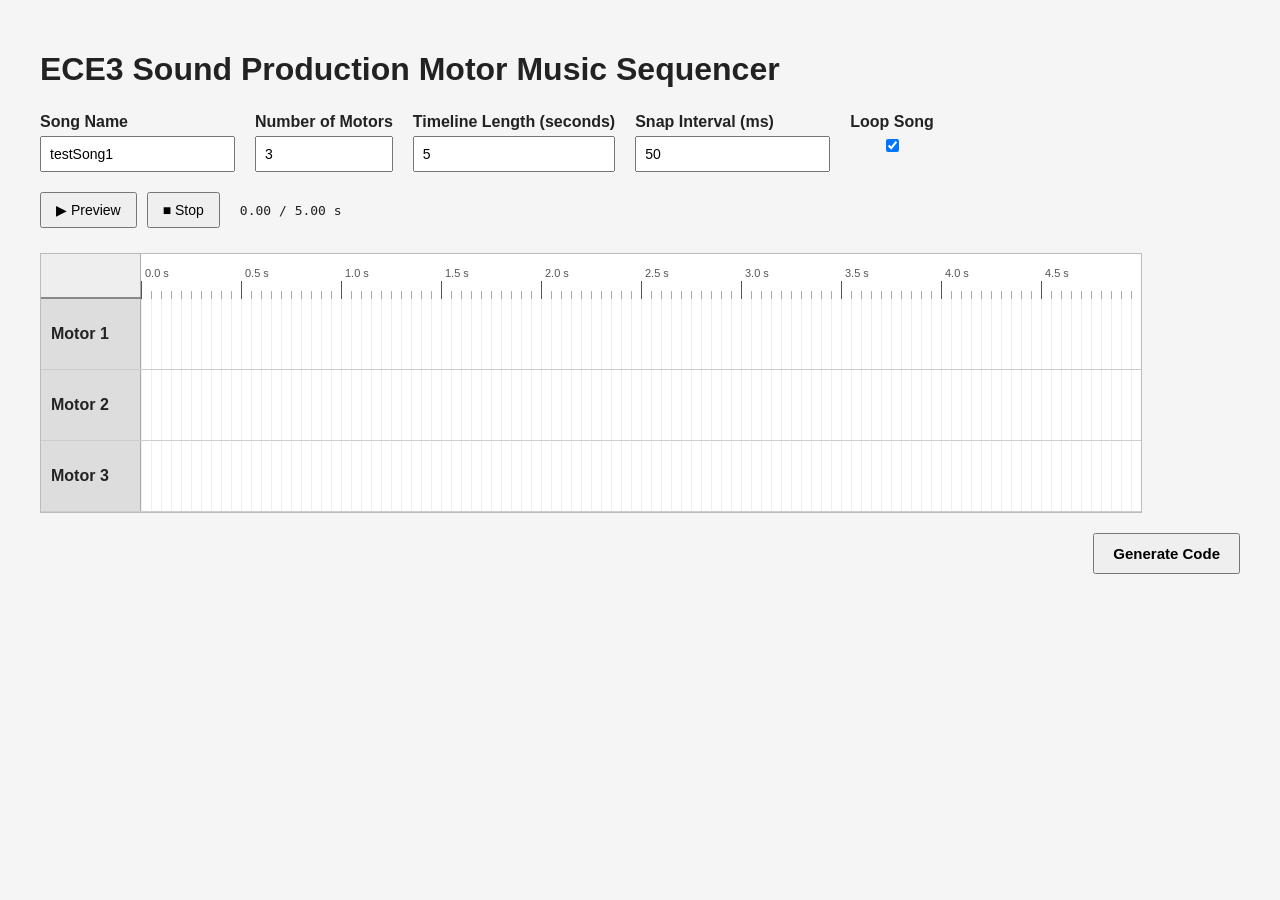
<file: motor_live_sequencer/index.html>
<!DOCTYPE html>
<html lang="en">

<head>
    <meta charset="UTF-8">
    <meta name="viewport" content="width=device-width, initial-scale=1.0">

    <title>Motor Music Sequencer</title>

    <link rel="stylesheet" href="style.css">
</head>

<body>

    <main class="sequencer">

        <h1>ECE3 Sound Production Motor Music Sequencer</h1>


        <!-- ==================================================
             SONG SETTINGS
             ================================================== -->

        <section class="settings">

            <label>
                Song Name

                <input
                    type="text"
                    id="songName"
                    value="testSong1"
                >
            </label>


            <label>
                Number of Motors

                <input
                    type="number"
                    id="motorCount"
                    min="1"
                    max="6"
                    value="3"
                >
            </label>


            <label>
                Timeline Length (seconds)

                <input
                    type="number"
                    id="timelineLength"
                    min="1"
                    max="60"
                    value="5"
                >
            </label>

            <label>
                Snap Interval (ms)

                <input
                    type="number"
                    id="snapInterval"
                    min="1"
                    value="50"
                >
            </label>

            <label>
                Loop Song
                <input
                    type="checkbox"
                    id="loopSong"
                    checked
                >
            </label>

        </section>

        <!-- ==================================================
             SELECTED NOTE EDITOR
             ================================================== -->

        <section
            class="note-editor hidden"
            id="noteEditor"
        >

            <h2>Note Editor</h2>

            <div class="editor-fields">

                <label>
                    Pitch

                    <select id="editNoteSelect">

                        <option value="C4">C4</option>
                        <option value="CS4">C#4</option>
                        <option value="D4">D4</option>
                        <option value="DS4">D#4</option>
                        <option value="E4">E4</option>
                        <option value="F4">F4</option>
                        <option value="FS4">F#4</option>
                        <option value="G4">G4</option>
                        <option value="GS4">G#4</option>
                        <option value="A4">A4</option>
                        <option value="AS4">A#4</option>
                        <option value="B4">B4</option>

                        <option value="C5">C5</option>
                        <option value="CS5">C#5</option>
                        <option value="D5">D5</option>
                        <option value="DS5">D#5</option>
                        <option value="E5">E5</option>
                        <option value="F5">F5</option>
                        <option value="FS5">F#5</option>
                        <option value="G5">G5</option>
                        <option value="GS5">G#5</option>
                        <option value="A5">A5</option>
                        <option value="AS5">A#5</option>
                        <option value="B5">B5</option>

                        <option value="C6">C6</option>
                        <option value="CS6">C#6</option>
                        <option value="D6">D6</option>
                        <option value="DS6">D#6</option>
                        <option value="E6">E6</option>
                        <option value="F6">F6</option>
                        <option value="FS6">F#6</option>
                        <option value="G6">G6</option>
                        <option value="GS6">G#6</option>
                        <option value="A6">A6</option>
                        <option value="AS6">A#6</option>
                        <option value="B6">B6</option>

                    </select>
                </label>


                <label>
                    Motor

                    <input
                        type="number"
                        id="editMotor"
                        min="1"
                        max="6"
                    >
                </label>


                <label>
                    Start Time (ms)

                    <input
                        type="number"
                        id="editStartTime"
                        min="0"
                    >
                </label>


                <label>
                    Duration (ms)

                    <input
                        type="number"
                        id="editDuration"
                        min="1"
                    >
                </label>

            </div>


            <div class="editor-buttons">

                <button id="applyEditButton">
                    Apply Changes
                </button>

                <button
                    id="deleteNoteButton"
                    class="delete-button"
                >
                    Delete Note
                </button>

            </div>


            <p
                id="editorMessage"
                class="editor-message"
            ></p>

        </section>


        <!-- ==================================================
             TRANSPORT
             ================================================== -->

        <section class="transport">

            <button id="playButton">
                ▶ Preview
            </button>

            <button id="stopButton">
                ■ Stop
            </button>

            <span id="timeDisplay">
                0.00 / 5.00 s
            </span>

        </section>


        <!-- ==================================================
             TIMELINE
             ================================================== -->

        <section class="timeline-section">

            <div id="timeline">

            <!-- Moving playback position indicator -->
            <div id="playhead"></div>

                <div class="timeline-ruler">

                    <div class="ruler-label-space"></div>

                    <div id="rulerTrack"></div>

                </div>


                <div id="motorLanes"></div>

            </div>

        </section>

            <!-- ==================================================
                CODE GENERATOR
                ================================================== -->

            <section class="code-generator-controls">

                <button id="generateCodeButton">
                    Generate Code
                </button>

            </section>


            <!--
                Hidden until Generate Code is pressed.
            -->
            <section
                id="generatedOutput"
                class="generated-output hidden"
            >

                <h2>Generated Song</h2>

                <div class="generated-columns">


                    <!-- ==========================================
                        LEFT: HUMAN-READABLE EVENT LIST
                        ========================================== -->

                    <div class="event-reference-panel">

                        <h3>Note Events</h3>

                        <p class="generated-description">
                            Each event number corresponds to the
                            same numbered line in the generated C++.
                        </p>

                        <div id="eventReferenceList"></div>

                    </div>


                    <!-- ==========================================
                        RIGHT: GENERATED C++
                        ========================================== -->

                    <div class="cpp-output-panel">

                        <div class="cpp-output-header">

                            <h3>Note Event Code</h3>

                            <button id="copyCodeButton">
                                Copy C++
                            </button>

                        </div>


                        <div
                            id="copyMessage"
                            class="copy-message"
                        ></div>


                        <div
                            id="cppCodeOutput"
                            class="cpp-code-output"
                        ></div>

                    </div>


                </div>

            </section>

        <p
        
            id="statusMessage"
            
            class="status-message"
        ></p>

    </main>


    <script src="script.js"></script>

</body>

</html>
</file>
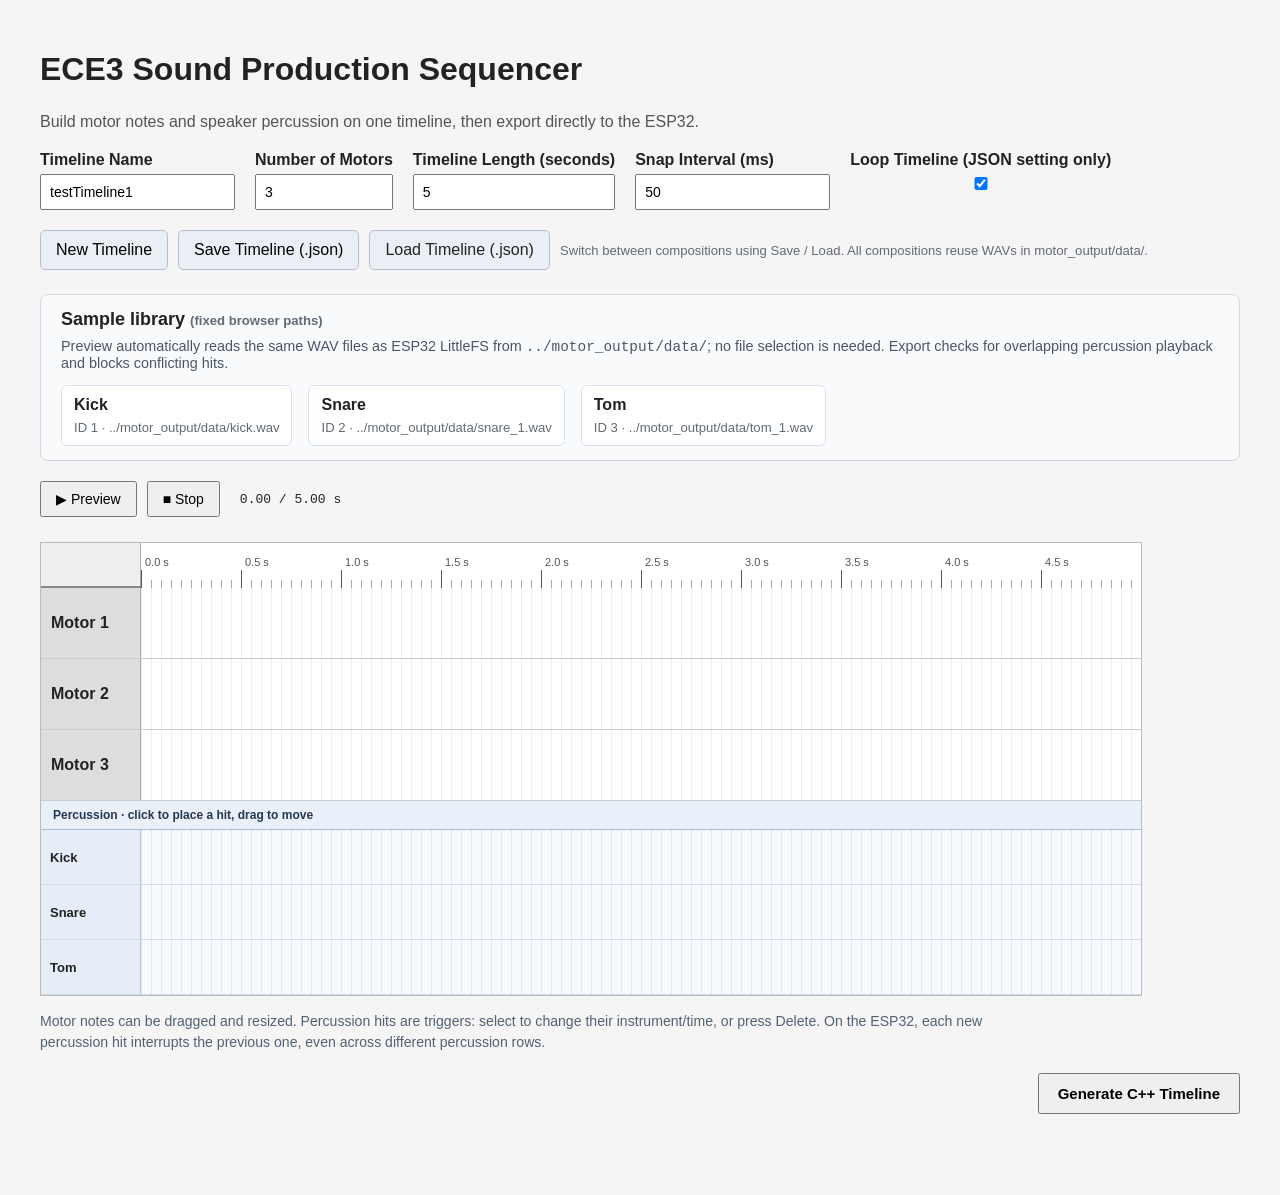
<file: motor_sequencer_and_cpp_generator/index.html>
<!DOCTYPE html>
<html lang="en">

<head>
    <meta charset="UTF-8">
    <meta name="viewport" content="width=device-width, initial-scale=1.0">

    <title>ECE3 Sound Production Sequencer</title>

    <link rel="stylesheet" href="style.css">
</head>

<body>

    <main class="sequencer">

        <h1>ECE3 Sound Production Sequencer</h1>
        <p class="lede">Build motor notes and speaker percussion on one timeline, then export directly to the ESP32.</p>


        <!-- ==================================================
             SONG SETTINGS
             ================================================== -->

        <section class="settings">

            <label>
                Timeline Name

                <input
                    type="text"
                    id="songName"
                    value="testTimeline1"
                >
            </label>


            <label>
                Number of Motors

                <input
                    type="number"
                    id="motorCount"
                    min="1"
                    max="6"
                    value="3"
                >
            </label>


            <label>
                Timeline Length (seconds)

                <input
                    type="number"
                    id="timelineLength"
                    min="1"
                    max="60"
                    value="5"
                >
            </label>

            <label>
                Snap Interval (ms)

                <input
                    type="number"
                    id="snapInterval"
                    min="1"
                    value="50"
                >
            </label>

            <label>
                Loop Timeline (JSON setting only)
                <input
                    type="checkbox"
                    id="loopSong"
                    checked
                >
            </label>

        </section>

        <!-- Save/load ONE composition at a time; shared WAV assets live in ../motor_output/data/. -->
        <section class="file-tools" aria-label="Timeline files">
            <button type="button" id="newTimelineButton">New Timeline</button>
            <button type="button" id="saveTimelineButton">Save Timeline (.json)</button>
            <label class="file-button" for="loadTimelineInput">Load Timeline (.json)</label>
            <input type="file" id="loadTimelineInput" accept=".json,application/json" class="visually-hidden">
            <span class="file-hint">Switch between compositions using Save / Load. All compositions reuse WAVs in motor_output/data/.</span>
        </section>

        <section class="sample-library" aria-labelledby="sampleLibraryHeading">
            <h2 id="sampleLibraryHeading">Sample library <span class="secondary">(fixed browser paths)</span></h2>
            <p>Preview automatically reads the same WAV files as ESP32 LittleFS from <code>../motor_output/data/</code>; no file selection is needed. Export checks for overlapping percussion playback and blocks conflicting hits.</p>
            <div class="sample-file-grid" id="sampleFileGrid"></div>
        </section>

        <!-- ==================================================
             SELECTED NOTE EDITOR
             ================================================== -->

        <section
            class="note-editor hidden"
            id="noteEditor"
        >

            <h2>Note Editor</h2>

            <div class="editor-fields">

                <label>
                    Pitch

                    <select id="editNoteSelect">

                        <option value="C4">C4</option>
                        <option value="CS4">C#4</option>
                        <option value="D4">D4</option>
                        <option value="DS4">D#4</option>
                        <option value="E4">E4</option>
                        <option value="F4">F4</option>
                        <option value="FS4">F#4</option>
                        <option value="G4">G4</option>
                        <option value="GS4">G#4</option>
                        <option value="A4">A4</option>
                        <option value="AS4">A#4</option>
                        <option value="B4">B4</option>

                        <option value="C5">C5</option>
                        <option value="CS5">C#5</option>
                        <option value="D5">D5</option>
                        <option value="DS5">D#5</option>
                        <option value="E5">E5</option>
                        <option value="F5">F5</option>
                        <option value="FS5">F#5</option>
                        <option value="G5">G5</option>
                        <option value="GS5">G#5</option>
                        <option value="A5">A5</option>
                        <option value="AS5">A#5</option>
                        <option value="B5">B5</option>

                        <option value="C6">C6</option>
                        <option value="CS6">C#6</option>
                        <option value="D6">D6</option>
                        <option value="DS6">D#6</option>
                        <option value="E6">E6</option>
                        <option value="F6">F6</option>
                        <option value="FS6">F#6</option>
                        <option value="G6">G6</option>
                        <option value="GS6">G#6</option>
                        <option value="A6">A6</option>
                        <option value="AS6">A#6</option>
                        <option value="B6">B6</option>

                    </select>
                </label>


                <label>
                    Motor

                    <input
                        type="number"
                        id="editMotor"
                        min="1"
                        max="6"
                    >
                </label>


                <label>
                    Start Time (ms)

                    <input
                        type="number"
                        id="editStartTime"
                        min="0"
                    >
                </label>


                <label>
                    Duration (ms)

                    <input
                        type="number"
                        id="editDuration"
                        min="1"
                    >
                </label>

            </div>


            <div class="editor-buttons">

                <button id="applyEditButton">
                    Apply Changes
                </button>

                <button
                    id="deleteNoteButton"
                    class="delete-button"
                >
                    Delete Note
                </button>

            </div>


            <p
                id="editorMessage"
                class="editor-message"
            ></p>

        </section>


        <!-- Trigger events are instantaneous: unlike motor notes, they have no duration. -->
        <section class="note-editor hidden" id="sampleEditor">
            <h2>Percussion Hit Editor</h2>
            <div class="editor-fields">
                <label>Instrument<select id="editSampleSelect"></select></label>
                <label>Start Time (ms)<input id="editSampleStartTime" type="number" min="0"></label>
            </div>
            <div class="editor-buttons">
                <button id="applySampleEditButton" type="button">Apply Changes</button>
                <button id="deleteSampleButton" class="delete-button" type="button">Delete Hit</button>
            </div>
            <p id="sampleEditorMessage" class="editor-message"></p>
        </section>

        <!-- ==================================================
             TRANSPORT
             ================================================== -->

        <section class="transport">

            <button id="playButton">
                ▶ Preview
            </button>

            <button id="stopButton">
                ■ Stop
            </button>

            <span id="timeDisplay">
                0.00 / 5.00 s
            </span>

        </section>


        <!-- ==================================================
             TIMELINE
             ================================================== -->

        <section class="timeline-section">

            <div id="timeline">

            <!-- Moving playback position indicator -->
            <div id="playhead"></div>

                <div class="timeline-ruler">

                    <div class="ruler-label-space"></div>

                    <div id="rulerTrack"></div>

                </div>


                <div id="motorLanes"></div>

                <div class="lane-divider">Percussion · click to place a hit, drag to move</div>
                <div id="percussionLanes"></div>

            </div>

        </section>
        <p class="timeline-help">Motor notes can be dragged and resized. Percussion hits are triggers: select to change their instrument/time, or press Delete. On the ESP32, each new percussion hit interrupts the previous one, even across different percussion rows.</p>

            <!-- ==================================================
                CODE GENERATOR
                ================================================== -->

            <section class="code-generator-controls">

                <button id="generateCodeButton">
                    Generate C++ Timeline
                </button>

            </section>


            <!--
                Hidden until Generate C++ Timeline is pressed.
            -->
            <section
                id="generatedOutput"
                class="generated-output hidden"
            >

                <h2>Generated Timeline</h2>

                <div class="generated-columns">


                    <!-- ==========================================
                        LEFT: HUMAN-READABLE EVENT LIST
                        ========================================== -->

                    <div class="event-reference-panel">

                        <h3>Motor Notes &amp; Percussion Hits</h3>

                        <p class="generated-description">
                            Event summary grouped by track. The code includes NoteEvent, SampleEvent, and the complete Timeline definition.
                        </p>

                        <div id="eventReferenceList"></div>

                    </div>


                    <!-- ==========================================
                        RIGHT: PASTE-READY TestSong.h AND TestSong.cpp
                        ========================================== -->

                    <div class="cpp-output-panel">
                        <h3>Copy into your existing firmware files</h3>
                        <p class="generated-description">Paste each snippet <strong>inside your existing file</strong>. Do not replace the whole file. If you are regenerating an existing timeline name, replace the old declaration and definitions rather than adding duplicates.</p>

                        <section class="cpp-file-section" aria-labelledby="headerCodeTitle">
                            <div class="cpp-output-header">
                                <h4 id="headerCodeTitle">// Paste into TestSong.h</h4>
                                <button type="button" id="copyHeaderCodeButton">Copy TestSong.h</button>
                            </div>
                            <p class="cpp-file-hint">Place next to your existing <code>extern const Timeline ...;</code> declarations, before <code>#endif</code>.</p>
                            <pre id="headerCodeOutput" class="cpp-code-output"></pre>
                            <p id="copyHeaderMessage" class="copy-message" aria-live="polite"></p>
                        </section>

                        <section class="cpp-file-section" aria-labelledby="sourceCodeTitle">
                            <div class="cpp-output-header">
                                <h4 id="sourceCodeTitle">// Paste into TestSong.cpp</h4>
                                <button type="button" id="copySourceCodeButton">Copy TestSong.cpp</button>
                            </div>
                            <p class="cpp-file-hint">Paste after your existing timelines; the snippet includes the motor notes, percussion hits, and <code>const Timeline</code> definition.</p>
                            <pre id="sourceCodeOutput" class="cpp-code-output"></pre>
                            <p id="copySourceMessage" class="copy-message" aria-live="polite"></p>
                        </section>
                        <p class="cpp-loop-note">Looping is controlled by your <code>.ino</code> playback code. No extra <code>Loop</code> constant is generated; the checkbox above remains stored in timeline JSON.</p>
                    </div>

                </div>

            </section>

        <p
        
            id="statusMessage"
            
            class="status-message"
        ></p>

    </main>


    <script src="script.js"></script>

</body>

</html>
</file>
<file: motor_live_sequencer/style.css>
/* ============================================================
   GENERAL
   ============================================================ */

* {
    box-sizing: border-box;
}


body {
    margin: 0;
    padding: 30px;

    font-family: Arial, sans-serif;

    background-color: #f5f5f5;
    color: #222;
}


.sequencer {
    max-width: 1200px;
    margin: auto;
}


h1 {
    margin-bottom: 25px;
}


h2 {
    margin-top: 0;
    margin-bottom: 15px;

    font-size: 18px;
}


/* ============================================================
   SETTINGS
   ============================================================ */

.settings {
    display: flex;
    flex-wrap: wrap;

    gap: 20px;

    margin-bottom: 20px;
}


.settings label,
.editor-fields label {
    display: flex;
    flex-direction: column;

    gap: 5px;

    font-weight: bold;
}


.settings input,
.settings select,
.editor-fields input,
.editor-fields select {
    padding: 8px;

    font-size: 14px;
}


/* ============================================================
   PANELS
   ============================================================ */

.new-note-panel,
.note-editor {
    margin-bottom: 20px;

    padding: 15px;

    border: 1px solid #bbb;

    background-color: white;
}


.editor-fields {
    display: flex;
    flex-wrap: wrap;

    gap: 15px;
}


.editor-buttons {
    display: flex;
    flex-wrap: wrap;

    gap: 10px;

    margin-top: 15px;
}


.editor-buttons button {
    padding: 8px 14px;

    cursor: pointer;
}


.delete-button {
    border: 1px solid #a33;
}


.help-text,
.editor-message,
.status-message {
    margin-top: 10px;

    font-size: 14px;
}


.editor-message,
.status-message {
    min-height: 18px;
}


.hidden {
    display: none;
}


/* ============================================================
   TRANSPORT
   ============================================================ */

.transport {
    display: flex;
    align-items: center;
    flex-wrap: wrap;

    gap: 10px;

    margin-bottom: 25px;
}


.transport button {
    padding: 8px 14px;

    font-size: 14px;

    cursor: pointer;
}


#timeDisplay {
    margin-left: 10px;

    font-family: monospace;
}


/* ============================================================
   TIMELINE
   ============================================================ */

.timeline-section {
    overflow-x: auto;

    width: fit-content;
    max-width: 100%;

    border: 1px solid #bbb;

    background-color: white;
}


#timeline {
    position: relative;

    width: max-content;
}

/* ============================================================
   PLAYHEAD
   ============================================================ */

#playhead {
    position: absolute;

    top: 0;

    /*
       Motor labels/ruler labels are 100 px wide.
       The playhead begins at the start of the actual timeline.
    */
    left: 100px;

    width: 2px;
    height: 100%;

    background-color: #222;

    z-index: 10;

    pointer-events: none;

    display: none;
}

/* ============================================================
   TIME RULER
   ============================================================ */

.timeline-ruler {
    display: flex;

    height: 45px;

    border-bottom: 2px solid #888;
}


.ruler-label-space {
    width: 100px;

    flex-shrink: 0;

    background-color: #eee;

    border-right: 1px solid #aaa;
}


#rulerTrack {
    position: relative;

    height: 45px;

    flex-shrink: 0;

    background-color: white;
}


/* Every vertical ruler marker */
.ruler-marker {
    position: absolute;

    bottom: 0;

    width: 1px;

    background-color: #aaa;
}


/* Small snap-interval ticks */
.minor-marker {
    height: 8px;
}


/* Major 0.5-second ticks */
.major-marker {
    height: 18px;

    background-color: #555;
}


/* Time text created inside each major marker */
.major-marker span {
    position: absolute;

    bottom: 20px;
    left: 4px;

    white-space: nowrap;

    font-size: 11px;

    font-weight: normal;

    color: #555;
}


/* ============================================================
   MOTOR LANES
   ============================================================ */

.motor-lane {
    display: flex;

    min-height: 70px;

    border-bottom: 1px solid #ccc;
}


.motor-label {
    width: 100px;

    flex-shrink: 0;

    display: flex;
    align-items: center;

    padding: 10px;

    font-weight: bold;

    background-color: #ddd;

    border-right: 1px solid #aaa;
}


.motor-track {
    position: relative;

    flex-shrink: 0;

    height: 70px;

    background-color: white;

    background-image:
        linear-gradient(
            to right,
            #eeeeee 1px,
            transparent 1px
        );

    background-size: 10px 100%;

    cursor: crosshair;
}


/* ============================================================
   NOTE BLOCKS
   ============================================================ */

.note-block {
    position: absolute;

    top: 10px;

    height: 50px;

    min-width: 2px;

    display: flex;
    align-items: center;
    justify-content: center;

    border: 1px solid #333;
    border-radius: 4px;

    background-color: #ddd;

    font-weight: bold;

    cursor: grab;

    overflow: hidden;

    user-select: none;

    touch-action: none;
}


.note-block:active {
    cursor: grabbing;
}


.note-label {
    pointer-events: none;

    padding-left: 5px;
    padding-right: 10px;

    overflow: hidden;

    white-space: nowrap;
}


/* ============================================================
   SELECTED NOTE
   ============================================================ */

.selected-note {
    outline: 3px solid #555;

    z-index: 2;
}


/* ============================================================
   RESIZE HANDLE
   ============================================================ */

.resize-handle {
    position: absolute;

    top: 0;
    right: 0;

    width: 8px;
    height: 100%;

    border-left: 1px solid #777;

    background-color: #bbb;

    cursor: ew-resize;

    touch-action: none;
}

/* ============================================================
   CODE GENERATOR CONTROLS
   ============================================================ */

.code-generator-controls {
    display: flex;
    justify-content: flex-end;

    margin-top: 20px;
    margin-bottom: 20px;
}


#generateCodeButton {
    padding: 10px 18px;

    font-size: 15px;
    font-weight: bold;

    cursor: pointer;
}


/* ============================================================
   GENERATED OUTPUT
   ============================================================ */

.generated-output {
    margin-top: 10px;
    margin-bottom: 25px;

    padding: 20px;

    border: 1px solid #bbb;

    background-color: white;
}


.generated-output h2 {
    margin-bottom: 20px;
}


/* Two-column layout */

.generated-columns {
    display: grid;

    grid-template-columns:
        minmax(280px, 0.8fr)
        minmax(450px, 1.2fr);

    gap: 20px;

    align-items: start;
}


/* ============================================================
   LEFT EVENT REFERENCE PANEL
   ============================================================ */

.event-reference-panel {
    min-width: 0;

    padding-right: 20px;

    border-right: 1px solid #ccc;
}


.event-reference-panel h3,
.cpp-output-panel h3 {
    margin-top: 0;
}


.generated-description {
    margin-bottom: 20px;

    font-size: 13px;

    color: #555;
}


.motor-event-group {
    margin-bottom: 25px;
}


.motor-event-group h4 {
    margin-top: 0;
    margin-bottom: 10px;

    padding-bottom: 5px;

    border-bottom: 1px solid #ddd;
}


.event-reference {
    display: flex;

    gap: 10px;

    margin-bottom: 12px;

    padding: 8px;

    background-color: #f5f5f5;

    border-radius: 4px;
}


.event-number {
    min-width: 28px;

    font-family: monospace;
    font-weight: bold;
}


.event-details {
    line-height: 1.5;
}


.event-note-name {
    font-weight: bold;
}


/* ============================================================
   C++ OUTPUT PANEL
   ============================================================ */

.cpp-output-panel {
    min-width: 0;
}


.cpp-output-header {
    display: flex;
    align-items: center;
    justify-content: space-between;

    gap: 15px;
}


#copyCodeButton {
    padding: 7px 12px;

    cursor: pointer;
}


.copy-message {
    min-height: 20px;

    margin-bottom: 5px;

    font-size: 13px;
}


.cpp-code-output {
    overflow-x: auto;

    padding: 15px;

    border: 1px solid #aaa;

    background-color: #f5f5f5;

    font-family: monospace;

    white-space: pre;

    line-height: 1.6;
}


/* Each generated C++ event line */

.cpp-event-line {
    display: flex;

    gap: 10px;
}


.cpp-line-number {
    display: inline-block;

    min-width: 28px;

    color: #777;

    user-select: none;
}


.cpp-line-code {
    white-space: pre;
}


/* ============================================================
   RESPONSIVE GENERATED OUTPUT
   ============================================================ */

@media (max-width: 850px) {

    .generated-columns {
        grid-template-columns: 1fr;
    }


    .event-reference-panel {
        padding-right: 0;
        padding-bottom: 20px;

        border-right: none;
        border-bottom: 1px solid #ccc;
    }
}
</file>
<file: motor_sequencer_and_cpp_generator/style.css>
/* ============================================================
   GENERAL
   ============================================================ */

* {
    box-sizing: border-box;
}


body {
    margin: 0;
    padding: 30px;

    font-family: Arial, sans-serif;

    background-color: #f5f5f5;
    color: #222;
}


.sequencer {
    max-width: 1200px;
    margin: auto;
}


h1 {
    margin-bottom: 25px;
}


h2 {
    margin-top: 0;
    margin-bottom: 15px;

    font-size: 18px;
}


/* ============================================================
   SETTINGS
   ============================================================ */

.settings {
    display: flex;
    flex-wrap: wrap;

    gap: 20px;

    margin-bottom: 20px;
}


.settings label,
.editor-fields label {
    display: flex;
    flex-direction: column;

    gap: 5px;

    font-weight: bold;
}


.settings input,
.settings select,
.editor-fields input,
.editor-fields select {
    padding: 8px;

    font-size: 14px;
}


/* ============================================================
   PANELS
   ============================================================ */

.new-note-panel,
.note-editor {
    margin-bottom: 20px;

    padding: 15px;

    border: 1px solid #bbb;

    background-color: white;
}


.editor-fields {
    display: flex;
    flex-wrap: wrap;

    gap: 15px;
}


.editor-buttons {
    display: flex;
    flex-wrap: wrap;

    gap: 10px;

    margin-top: 15px;
}


.editor-buttons button {
    padding: 8px 14px;

    cursor: pointer;
}


.delete-button {
    border: 1px solid #a33;
}


.help-text,
.editor-message,
.status-message {
    margin-top: 10px;

    font-size: 14px;
}


.editor-message,
.status-message {
    min-height: 18px;
}


.hidden {
    display: none;
}


/* ============================================================
   TRANSPORT
   ============================================================ */

.transport {
    display: flex;
    align-items: center;
    flex-wrap: wrap;

    gap: 10px;

    margin-bottom: 25px;
}


.transport button {
    padding: 8px 14px;

    font-size: 14px;

    cursor: pointer;
}


#timeDisplay {
    margin-left: 10px;

    font-family: monospace;
}


/* ============================================================
   TIMELINE
   ============================================================ */

.timeline-section {
    overflow-x: auto;

    width: fit-content;
    max-width: 100%;

    border: 1px solid #bbb;

    background-color: white;
}


#timeline {
    position: relative;

    width: max-content;
}

/* ============================================================
   PLAYHEAD
   ============================================================ */

#playhead {
    position: absolute;

    top: 0;

    /*
       Motor labels/ruler labels are 100 px wide.
       The playhead begins at the start of the actual timeline.
    */
    left: 100px;

    width: 2px;
    height: 100%;

    background-color: #222;

    z-index: 10;

    pointer-events: none;

    display: none;
}

/* ============================================================
   TIME RULER
   ============================================================ */

.timeline-ruler {
    display: flex;

    height: 45px;

    border-bottom: 2px solid #888;
}


.ruler-label-space {
    width: 100px;

    flex-shrink: 0;

    background-color: #eee;

    border-right: 1px solid #aaa;
}


#rulerTrack {
    position: relative;

    height: 45px;

    flex-shrink: 0;

    background-color: white;
}


/* Every vertical ruler marker */
.ruler-marker {
    position: absolute;

    bottom: 0;

    width: 1px;

    background-color: #aaa;
}


/* Small snap-interval ticks */
.minor-marker {
    height: 8px;
}


/* Major 0.5-second ticks */
.major-marker {
    height: 18px;

    background-color: #555;
}


/* Time text created inside each major marker */
.major-marker span {
    position: absolute;

    bottom: 20px;
    left: 4px;

    white-space: nowrap;

    font-size: 11px;

    font-weight: normal;

    color: #555;
}


/* ============================================================
   MOTOR LANES
   ============================================================ */

.motor-lane {
    display: flex;

    min-height: 70px;

    border-bottom: 1px solid #ccc;
}


.motor-label {
    width: 100px;

    flex-shrink: 0;

    display: flex;
    align-items: center;

    padding: 10px;

    font-weight: bold;

    background-color: #ddd;

    border-right: 1px solid #aaa;
}


.motor-track {
    position: relative;

    flex-shrink: 0;

    height: 70px;

    background-color: white;

    background-image:
        linear-gradient(
            to right,
            #eeeeee 1px,
            transparent 1px
        );

    background-size: 10px 100%;

    cursor: crosshair;
}


/* ============================================================
   NOTE BLOCKS
   ============================================================ */

.note-block {
    position: absolute;

    top: 10px;

    height: 50px;

    min-width: 2px;

    display: flex;
    align-items: center;
    justify-content: center;

    border: 1px solid #333;
    border-radius: 4px;

    background-color: #ddd;

    font-weight: bold;

    cursor: grab;

    overflow: hidden;

    user-select: none;

    touch-action: none;
}


.note-block:active {
    cursor: grabbing;
}


.note-label {
    pointer-events: none;

    padding-left: 5px;
    padding-right: 10px;

    overflow: hidden;

    white-space: nowrap;
}


/* ============================================================
   SELECTED NOTE
   ============================================================ */

.selected-note {
    outline: 3px solid #555;

    z-index: 2;
}


/* ============================================================
   RESIZE HANDLE
   ============================================================ */

.resize-handle {
    position: absolute;

    top: 0;
    right: 0;

    width: 8px;
    height: 100%;

    border-left: 1px solid #777;

    background-color: #bbb;

    cursor: ew-resize;

    touch-action: none;
}

/* ============================================================
   CODE GENERATOR CONTROLS
   ============================================================ */

.code-generator-controls {
    display: flex;
    justify-content: flex-end;

    margin-top: 20px;
    margin-bottom: 20px;
}


#generateCodeButton {
    padding: 10px 18px;

    font-size: 15px;
    font-weight: bold;

    cursor: pointer;
}


/* ============================================================
   GENERATED OUTPUT
   ============================================================ */

.generated-output {
    margin-top: 10px;
    margin-bottom: 25px;

    padding: 20px;

    border: 1px solid #bbb;

    background-color: white;
}


.generated-output h2 {
    margin-bottom: 20px;
}


/* Two-column layout */

.generated-columns {
    display: grid;

    grid-template-columns:
        minmax(280px, 0.8fr)
        minmax(450px, 1.2fr);

    gap: 20px;

    align-items: start;
}


/* ============================================================
   LEFT EVENT REFERENCE PANEL
   ============================================================ */

.event-reference-panel {
    min-width: 0;

    padding-right: 20px;

    border-right: 1px solid #ccc;
}


.event-reference-panel h3,
.cpp-output-panel h3 {
    margin-top: 0;
}


.generated-description {
    margin-bottom: 20px;

    font-size: 13px;

    color: #555;
}


.motor-event-group {
    margin-bottom: 25px;
}


.motor-event-group h4 {
    margin-top: 0;
    margin-bottom: 10px;

    padding-bottom: 5px;

    border-bottom: 1px solid #ddd;
}


.event-reference {
    display: flex;

    gap: 10px;

    margin-bottom: 12px;

    padding: 8px;

    background-color: #f5f5f5;

    border-radius: 4px;
}


.event-number {
    min-width: 28px;

    font-family: monospace;
    font-weight: bold;
}


.event-details {
    line-height: 1.5;
}


.event-note-name {
    font-weight: bold;
}


/* ============================================================
   C++ OUTPUT PANEL
   ============================================================ */

.cpp-output-panel {
    min-width: 0;
}


.cpp-output-header {
    display: flex;
    align-items: center;
    justify-content: space-between;

    gap: 15px;
}


#copyCodeButton {
    padding: 7px 12px;

    cursor: pointer;
}


.copy-message {
    min-height: 20px;

    margin-bottom: 5px;

    font-size: 13px;
}


.cpp-code-output {
    overflow-x: auto;

    padding: 15px;

    border: 1px solid #aaa;

    background-color: #f5f5f5;

    font-family: monospace;

    white-space: pre;

    line-height: 1.6;
}


/* Each generated C++ event line */

.cpp-event-line {
    display: flex;

    gap: 10px;
}


.cpp-line-number {
    display: inline-block;

    min-width: 28px;

    color: #777;

    user-select: none;
}


.cpp-line-code {
    white-space: pre;
}


/* ============================================================
   RESPONSIVE GENERATED OUTPUT
   ============================================================ */

@media (max-width: 850px) {

    .generated-columns {
        grid-template-columns: 1fr;
    }


    .event-reference-panel {
        padding-right: 0;
        padding-bottom: 20px;

        border-right: none;
        border-bottom: 1px solid #ccc;
    }
}

/* ============================================================
   MULTITRACK PERCUSSION + PROJECT FILES
   ============================================================ */
.lede { margin: 0 0 20px; color: #555; }
.secondary, .file-hint, .sample-path { color: #626a75; font-size: .82rem; }
.file-tools { display: flex; gap: 10px; flex-wrap: wrap; align-items: center; margin: 10px 0 24px; }
.file-tools button, .file-button { padding: 10px 15px; background: #eaeef5; border: 1px solid #b8bfcc; border-radius: 5px; cursor: pointer; font: inherit; }
.file-tools button:hover, .file-button:hover { background: #dce6f8; }
.visually-hidden { position: absolute; width: 1px; height: 1px; overflow: hidden; clip-path: inset(50%); white-space: nowrap; }
.sample-library { padding: 14px 20px; margin-bottom: 20px; border: 1px solid #d1d8e2; border-radius: 8px; background: #f8fafc; }
.sample-library h2 { margin: 0 0 8px; }
.sample-library p { margin: 0 0 14px; font-size: 0.9rem; color: #4c5666; }
.sample-file-grid { display: flex; flex-wrap: wrap; gap: 16px; }
.sample-file-entry { display: flex; flex-direction: column; gap: 6px; padding: 10px 12px; min-width: 220px; border: 1px solid #d7e0eb; border-radius: 6px; background: #fff; }
.sample-path { overflow-wrap: anywhere; }
.lane-divider { padding: 7px 12px; background: #e9f0fa; border-bottom: 1px solid #a7bdd9; color: #25384f; font-weight: bold; font-size: 12px; }
.percussion-lane { display: flex; min-height: 54px; border-bottom: 1px solid #d4dce8; }
.percussion-label { width: 100px; flex-shrink: 0; display: flex; align-items: center; justify-content: flex-start; padding: 9px; font-size: 13px; font-weight: bold; border-right: 1px solid #b5c4d8; background: #e5edf8; }
.percussion-track { position: relative; height: 54px; flex-shrink: 0; cursor: crosshair; background-color: #f7faff; background-image: linear-gradient(to right, #e2e8f2 1px, transparent 1px); background-size: 10px 100%; }
.percussion-hit { position: absolute; top: 8px; height: 38px; min-width: 15px; padding: 0 5px; border: 1px solid #334968; border-radius: 5px; display: flex; align-items: center; justify-content: center; font-size: 11px; font-weight: bold; background: #cce4fe; cursor: grab; touch-action: none; user-select: none; z-index: 1; }
.percussion-hit:active { cursor: grabbing; }
.percussion-hit[data-sample-id="1"] { background: #f6ceba; border-color: #b86137; }
.percussion-hit[data-sample-id="2"] { background: #cbe7c5; border-color: #518d51; }
.percussion-hit[data-sample-id="3"] { background: #d6cefa; border-color: #7862bd; }
.percussion-hit.selected-hit { outline: 3px solid #244d84; z-index: 2; }
.timeline-help { max-width: 950px; font-size: 0.88rem; color: #536173; line-height: 1.5; }
.cpp-line-code { white-space: pre; font-family: Consolas, Monaco, monospace; }
@media (max-width: 680px) { .file-tools { align-items: stretch; } .sample-file-entry { width: 100%; } }

/* ============================================================
   COPY-PASTE EXPORT: SEPARATE TestSong.h / TestSong.cpp SNIPPETS
   ============================================================ */
.cpp-file-section { margin: 18px 0 24px; }
.cpp-file-section + .cpp-file-section { padding-top: 18px; border-top: 1px solid #d2d7de; }
.cpp-file-section h4 { margin: 0; font-size: 0.98rem; font-family: Consolas, Monaco, monospace; }
.cpp-output-header button { padding: 8px 12px; cursor: pointer; border: 1px solid #8c9eb6; border-radius: 5px; background: #eaf0fa; color: #203953; }
.cpp-output-header button:hover { background: #dbe8fb; }
.cpp-file-hint, .cpp-loop-note { font-size: .84rem; color: #596678; line-height: 1.55; }
.cpp-code-output { display: block; max-height: 430px; overflow: auto; margin: 10px 0 6px; border-radius: 6px; font-family: Consolas, Monaco, monospace; font-size: .84rem; line-height: 1.55; tab-size: 4; user-select: text; }
.cpp-file-section:first-of-type .cpp-code-output { max-height: 120px; }
.cpp-loop-note { margin-top: 12px; border-top: 1px solid #d2d7de; padding-top: 12px; }
@media (max-width: 650px) { .cpp-output-header { align-items: flex-start; flex-wrap: wrap; } }
</file>
